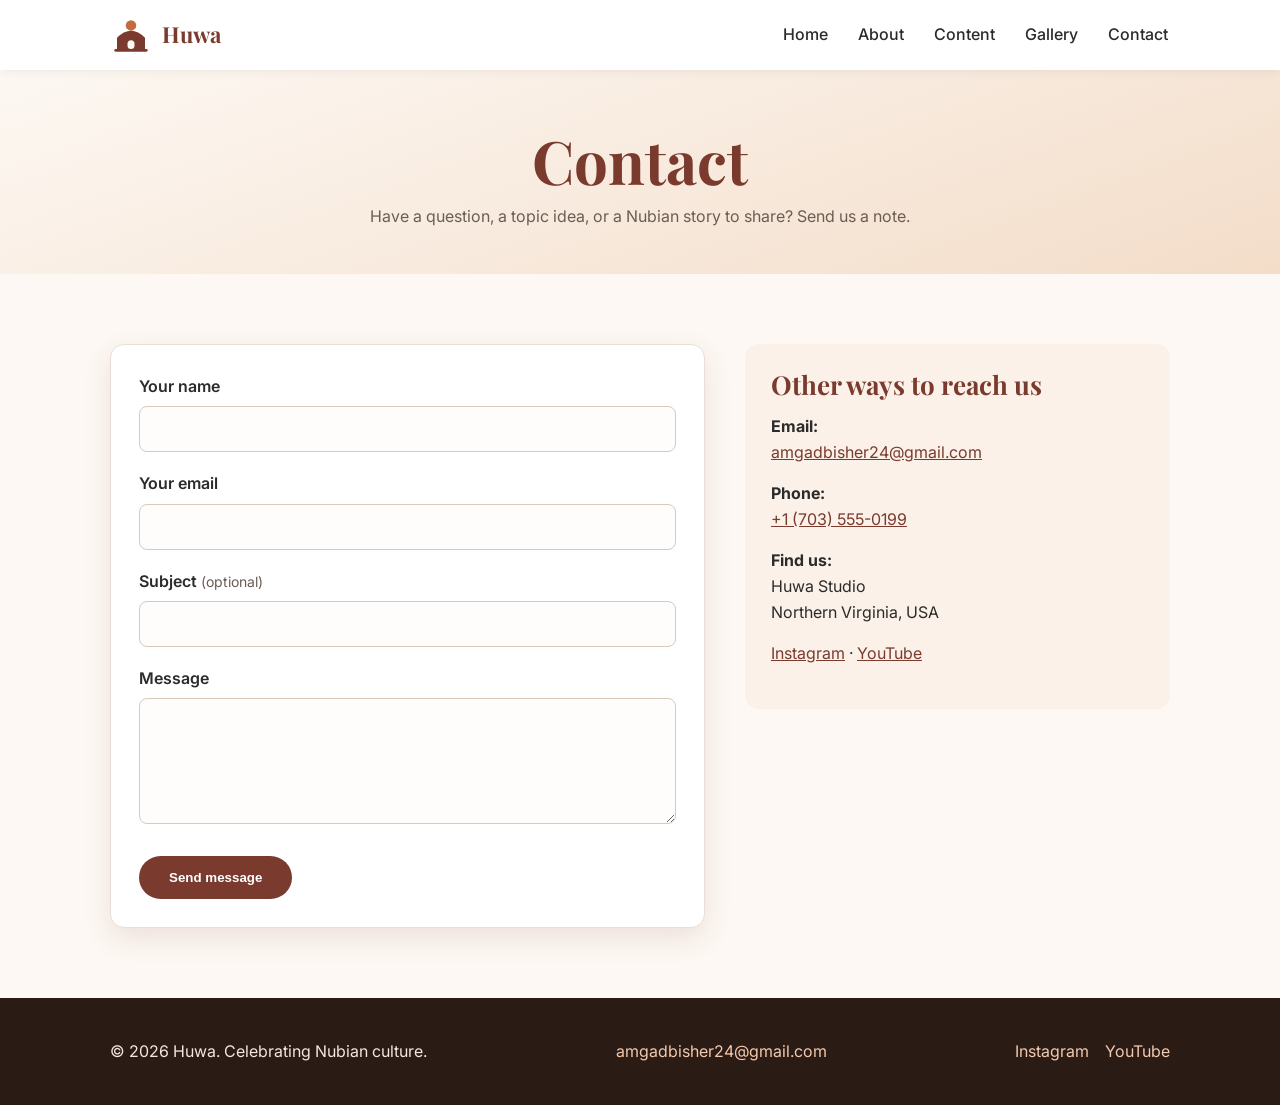
<file: contact.html>
<!DOCTYPE html>
<html lang="en">
<head>
  <meta charset="UTF-8">
  <meta name="viewport" content="width=device-width, initial-scale=1.0">
  <title>Contact — Huwa</title>
  <link rel="stylesheet" href="css/style.css">
</head>
<body>

  <header class="site-header">
    <div class="container">
      <a href="index.html" class="logo" aria-label="Huwa home">
        <svg class="logo__mark" width="42" height="42" viewBox="0 0 48 48" role="img" aria-labelledby="logoTitle">
          <title id="logoTitle">Huwa logo — a Nubian domed house beneath the sun</title>
          <circle cx="24" cy="13" r="6" fill="#c46a3f"/>
          <path d="M8 40 L8 27 Q24 11 40 27 L40 40 Z" fill="#7a3b2e"/>
          <rect x="20" y="30" width="8" height="10" rx="4" fill="#fdf8f3"/>
          <rect x="5" y="40" width="38" height="3" rx="1.5" fill="#7a3b2e"/>
        </svg>
        <span class="logo__name">Huwa</span>
      </a>
      <button class="nav-toggle" id="navToggle" aria-label="Open menu"
              aria-controls="primaryNav" aria-expanded="false">&#9776;</button>
      <nav class="nav" id="primaryNav" aria-label="Main navigation">
        <ul class="nav__list">
          <li><a href="index.html">Home</a></li>
          <li><a href="about.html">About</a></li>
          <li><a href="services.html">Content</a></li>
          <li><a href="gallery.html">Gallery</a></li>
          <li><a href="contact.html">Contact</a></li>
        </ul>
      </nav>
    </div>
  </header>

  <main>
    <section class="page-hero">
      <div class="container">
        <h1>Contact</h1>
        <p>Have a question, a topic idea, or a Nubian story to share? Send us a note.</p>
      </div>
    </section>

    <section class="section">
      <div class="container contact-grid">

        <!-- Contact form: posts to Formspree with method POST; the browser
             validates the fields first using required / type=email / minlength. -->
        <form class="contact-form" action="https://formspree.io/f/xeagvwgg" method="POST">

          <div class="field">
            <label for="name">Your name</label>
            <input type="text" id="name" name="name" required>
          </div>

          <div class="field">
            <label for="email">Your email</label>
            <input type="email" id="email" name="email" required>
          </div>

          <div class="field">
            <label for="subject">Subject <span class="opt">(optional)</span></label>
            <input type="text" id="subject" name="subject">
          </div>

          <div class="field">
            <label for="message">Message</label>
            <textarea id="message" name="message" rows="5" minlength="10" required></textarea>
          </div>

          <input type="hidden" name="_next"
                 value="https://aam73116-sys.github.io/Mohamed_capstone1/thanks.html">

          <button type="submit" class="btn">Send message</button>
        </form>

        <aside class="contact-details">
          <h2>Other ways to reach us</h2>
          <p><strong>Email:</strong><br>
             <a href="mailto:amgadbisher24@gmail.com">amgadbisher24@gmail.com</a></p>
          <p><strong>Phone:</strong><br>
             <a href="tel:+17035550199">+1 (703) 555-0199</a></p>
          <address>
            <strong>Find us:</strong><br>
            Huwa Studio<br>
            Northern Virginia, USA
          </address>
          <p class="contact-social">
            <a href="#" aria-label="Huwa on Instagram">Instagram</a> ·
            <a href="#" aria-label="Huwa on YouTube">YouTube</a>
          </p>
        </aside>

      </div>
    </section>
  </main>

  <footer class="site-footer">
    <div class="container">
      <p>&copy; 2026 Huwa. Celebrating Nubian culture.</p>
      <p><a href="mailto:amgadbisher24@gmail.com">amgadbisher24@gmail.com</a></p>
      <div class="site-footer__social">
        <a href="#" aria-label="Huwa on Instagram">Instagram</a>
        <a href="#" aria-label="Huwa on YouTube">YouTube</a>
      </div>
    </div>
  </footer>

  <script src="js/script.js"></script>
</body>
</html>
</file>
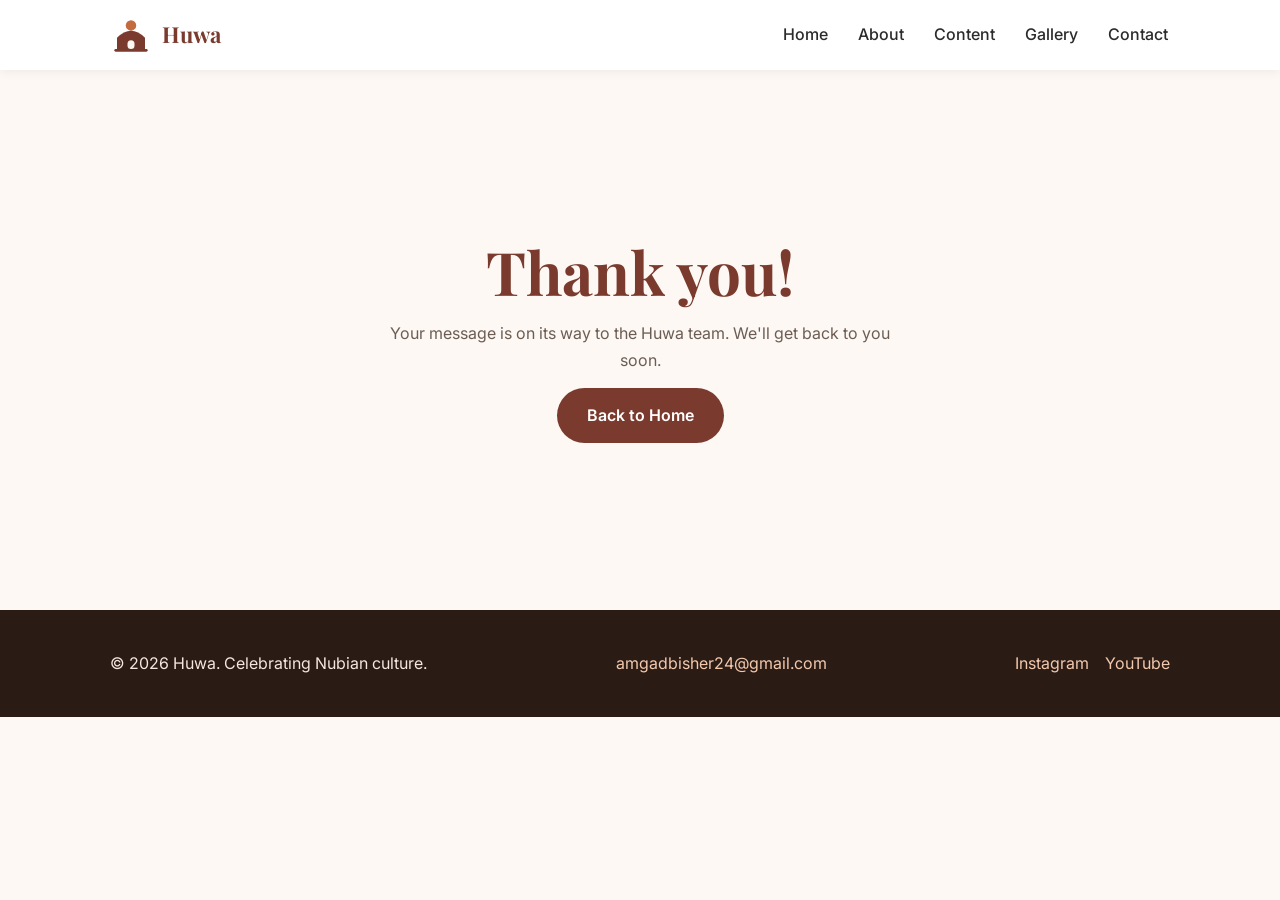
<file: thanks.html>
<!DOCTYPE html>
<!-- WHAT IT IS: the thank-you page shown after the contact form is sent.
     WHAT IT DOES: confirms the message went through and links back to the site.
     WHAT IT MEANS: the form's hidden _next field redirects here on success. -->
<html lang="en">
<head>
  <meta charset="UTF-8">
  <meta name="viewport" content="width=device-width, initial-scale=1.0">
  <title>Thank You — Huwa</title>
  <link rel="stylesheet" href="css/style.css">
</head>
<body>

  <header class="site-header">
    <div class="container">
      <a href="index.html" class="logo" aria-label="Huwa home">
        <svg class="logo__mark" width="42" height="42" viewBox="0 0 48 48" role="img" aria-labelledby="logoTitle">
          <title id="logoTitle">Huwa logo — a Nubian domed house beneath the sun</title>
          <circle cx="24" cy="13" r="6" fill="#c46a3f"/>
          <path d="M8 40 L8 27 Q24 11 40 27 L40 40 Z" fill="#7a3b2e"/>
          <rect x="20" y="30" width="8" height="10" rx="4" fill="#fdf8f3"/>
          <rect x="5" y="40" width="38" height="3" rx="1.5" fill="#7a3b2e"/>
        </svg>
        <span class="logo__name">Huwa</span>
      </a>
      <button class="nav-toggle" id="navToggle" aria-label="Open menu"
              aria-controls="primaryNav" aria-expanded="false">&#9776;</button>
      <nav class="nav" id="primaryNav" aria-label="Main navigation">
        <ul class="nav__list">
          <li><a href="index.html">Home</a></li>
          <li><a href="about.html">About</a></li>
          <li><a href="services.html">Content</a></li>
          <li><a href="gallery.html">Gallery</a></li>
          <li><a href="contact.html">Contact</a></li>
        </ul>
      </nav>
    </div>
  </header>

  <main>
    <section class="stub">
      <h1>Thank you!</h1>
      <p>Your message is on its way to the Huwa team. We'll get back to you soon.</p>
      <a href="index.html" class="btn">Back to Home</a>
    </section>
  </main>

  <footer class="site-footer">
    <div class="container">
      <p>&copy; 2026 Huwa. Celebrating Nubian culture.</p>
      <p><a href="mailto:amgadbisher24@gmail.com">amgadbisher24@gmail.com</a></p>
      <div class="site-footer__social">
        <a href="#" aria-label="Huwa on Instagram">Instagram</a>
        <a href="#" aria-label="Huwa on YouTube">YouTube</a>
      </div>
    </div>
  </footer>

  <script src="js/script.js"></script>
</body>
</html>
</file>
<file: css/style.css>
/* =====================================================================
   style.css — ONE shared stylesheet for all five pages of the Huwa site.
   WHAT IT IS:   the single source of styling for Home, About, Services,
                 Gallery and Contact.
   WHAT IT DOES: sets the color palette, fonts, header, hero, cards and
                 footer so every page looks like one site.
   WHAT IT MEANS: keeping all styling in one file means I change a color
                 once here and all five pages update together.
   ===================================================================== */

/* ---------------------------------------------------------------------
   1) GOOGLE FONTS
   WHAT IT IS:   an import of the two fonts chosen in the proposal.
   WHAT IT DOES: loads Playfair Display (headings) and Inter (body).
   WHAT IT MEANS: @import must be the very first rule or the browser
                 ignores it.
   --------------------------------------------------------------------- */
@import url('https://fonts.googleapis.com/css2?family=Playfair+Display:wght@600;700&family=Inter:wght@400;500;600&display=swap');

/* ---------------------------------------------------------------------
   2) DESIGN TOKENS (CSS VARIABLES)
   WHAT IT IS:   the brand palette and spacing, named once.
   WHAT IT DOES: stores the five proposal colors so every rule reuses them.
   WHAT IT MEANS: --primary in one place keeps the whole site consistent.
   --------------------------------------------------------------------- */
:root {
  --bg: #fdf8f3;        /* warm sand page background */
  --surface: #ffffff;   /* white cards */
  --primary: #7a3b2e;   /* deep Nubian red-brown: headings, buttons, links */
  --accent: #c46a3f;    /* warm orange: highlights and hover states */
  --text: #2b2b2b;      /* near-black body text (13.1:1 on --bg, passes AA) */
  --muted: #6b5d54;     /* softer brown for secondary text */
  --max: 1100px;        /* max content width so lines never get too wide */
  --radius: 14px;       /* shared rounded-corner size */
  --shadow: 0 10px 28px rgba(122, 59, 46, 0.12); /* soft brand-tinted shadow */
}

/* ---------------------------------------------------------------------
   3) RESET
   WHAT IT IS:   a tiny reset applied to every element.
   WHAT IT DOES: removes default margins and makes padding count inside width.
   WHAT IT MEANS: box-sizing: border-box stops padding from making boxes
                 wider than I expect.
   --------------------------------------------------------------------- */
* { margin: 0; padding: 0; box-sizing: border-box; }

/* ---------------------------------------------------------------------
   4) BASE / BODY
   WHAT IT IS:   the default look of the page and body text.
   WHAT IT DOES: sets background, text color, font and a comfortable
                 line-height; clamp() makes the body size fluid.
   WHAT IT MEANS: clamp(16px, 1.1vw, 18px) never drops below 16px on phones
                 and never grows past 18px on big screens.
   --------------------------------------------------------------------- */
body {
  background: var(--bg);
  color: var(--text);
  font-family: 'Inter', Arial, Helvetica, sans-serif;
  font-size: clamp(16px, 1.1vw, 18px);   /* FLUID body text (clamp #1) */
  line-height: 1.7;
}

/* Headings use the serif display font for a warm, cultural feel. */
h1, h2, h3 { font-family: 'Playfair Display', Georgia, serif; line-height: 1.15; color: var(--primary); }
h1 { font-size: clamp(32px, 6vw, 60px); }   /* FLUID h1 (clamp #2) */
h2 { font-size: clamp(24px, 3.4vw, 38px); } /* FLUID h2 (clamp #3) */
h3 { font-size: clamp(19px, 2vw, 23px); color: var(--text); }

/* Links default to the brand color. */
a { color: var(--primary); }

/* WHAT IT IS: global image rule. WHAT IT DOES: makes every image shrink to
   fit its container. WHAT IT MEANS: max-width:100% + height:auto stops any
   image from overflowing and causing horizontal scroll. */
img { max-width: 100%; height: auto; display: block; }

/* .container centers content and caps its width on large screens. */
.container { width: 100%; max-width: var(--max); margin: 0 auto; padding: 0 20px; }

/* ---------------------------------------------------------------------
   5) BUTTONS
   WHAT IT IS:   the shared call-to-action button style.
   WHAT IT DOES: draws a solid brand pill that darkens on hover.
   WHAT IT MEANS: one .btn class gives every CTA the same look.
   --------------------------------------------------------------------- */
.btn {
  display: inline-block;
  background: var(--primary);
  color: #fff;
  text-decoration: none;
  padding: 14px 30px;
  border-radius: 999px;      /* fully rounded pill */
  font-weight: 600;
  transition: background 0.2s ease, transform 0.2s ease;
}
.btn:hover { background: var(--accent); transform: translateY(-2px); } /* lift + warm up on hover */
.btn--ghost { background: transparent; color: var(--primary); border: 2px solid var(--primary); }
.btn--ghost:hover { background: var(--primary); color: #fff; }

/* ---------------------------------------------------------------------
   6) STICKY HEADER (reused on every page)
   WHAT IT IS:   the top bar with the logo on the left and nav on the right.
   WHAT IT DOES: display:flex puts them on one row; justify-content:
                 space-between pushes them to opposite ends; position:sticky
                 keeps the bar pinned while scrolling.
   WHAT IT MEANS: space-between = logo far left, nav far right, gap in middle.
   --------------------------------------------------------------------- */
.site-header {
  position: sticky;
  top: 0;
  z-index: 50;                         /* stays above page content */
  background: var(--surface);
  box-shadow: 0 2px 10px rgba(0,0,0,0.06);
}
.site-header .container {
  display: flex;
  justify-content: space-between;      /* logo left, nav right */
  align-items: center;                 /* vertically centered */
  min-height: 70px;
}

/* Logo lockup: the inline SVG mark plus the site name. */
.logo { display: flex; align-items: center; gap: 10px; text-decoration: none; }
.logo__name { font-family: 'Playfair Display', serif; font-size: 22px; font-weight: 700; color: var(--primary); }

/* Nav links sit in a row with even spacing. */
.nav__list { list-style: none; display: flex; gap: 26px; }
.nav__list a { text-decoration: none; color: var(--text); font-weight: 500; padding: 6px 2px; }
.nav__list a:hover { color: var(--accent); }

/* WHAT IT IS: the hamburger button. WHAT IT DOES: hidden on desktop, shown
   on small screens. WHAT IT MEANS: display:none now; the mobile media query
   turns it on so the nav can collapse behind it. */
.nav-toggle {
  display: none;
  background: none;
  border: 0;
  font-size: 26px;
  color: var(--primary);
  cursor: pointer;
}

/* ---------------------------------------------------------------------
   7) HERO (Home page)
   WHAT IT IS:   the full-height first impression under the header.
   WHAT IT DOES: a warm gradient panel that fills the screen and centers
                 its text with a Flexbox column.
   WHAT IT MEANS: min-height:80vh = at least 80% of the screen tall, so it
                 feels intentional; the flex column-center trio stacks and
                 centers the h1, subhead and button.
   --------------------------------------------------------------------- */
.hero {
  min-height: 80vh;                    /* fills most of the screen */
  display: flex;
  flex-direction: column;              /* stack items vertically */
  justify-content: center;             /* center them up-and-down */
  align-items: center;                 /* center them left-and-right */
  text-align: center;
  gap: 18px;
  padding: 60px 20px;
  background: linear-gradient(160deg, #fdf8f3 0%, #f3ddc9 60%, #e9c6a6 100%);
}
.hero p { max-width: 620px; color: var(--muted); font-size: clamp(16px, 1.6vw, 20px); }
.hero__actions { display: flex; flex-wrap: wrap; gap: 14px; justify-content: center; margin-top: 8px; }

/* ---------------------------------------------------------------------
   8) GENERIC SECTION SPACING
   --------------------------------------------------------------------- */
.section { padding: 70px 0; }
.section__head { text-align: center; max-width: 640px; margin: 0 auto 40px; }
.section__head p { color: var(--muted); margin-top: 10px; }

/* Full-width image band showing Nubian life. */
.glimpse { margin: 0 auto; max-width: var(--max); padding: 0 20px; }
.glimpse img { width: 100%; border-radius: var(--radius); box-shadow: var(--shadow); }
.glimpse figcaption { text-align: center; color: var(--muted); font-size: 15px; margin-top: 12px; }

/* ---------------------------------------------------------------------
   9) FEATURE CARDS
   WHAT IT IS:   the three-card row.
   WHAT IT DOES: flex with flex-wrap lets the cards sit side by side on wide
                 screens and wrap to a stack on narrow ones.
   WHAT IT MEANS: flex:1 1 280px = each card grows/shrinks but never gets
                 narrower than 280px, so it drops to the next line instead
                 of overflowing.
   --------------------------------------------------------------------- */
.cards { display: flex; flex-wrap: wrap; gap: 26px; justify-content: center; }
.card {
  flex: 1 1 280px;
  max-width: 340px;
  background: var(--surface);
  border: 1px solid #eadfd5;
  border-radius: var(--radius);
  padding: 30px 26px;
  box-shadow: var(--shadow);
  transition: transform 0.2s ease;
}
.card:hover { transform: translateY(-6px); }  /* gentle lift on hover */
.card__icon { font-size: 38px; }              /* emoji icon */
.card h3 { margin: 14px 0 8px; }
.card p { color: var(--muted); }

/* ---------------------------------------------------------------------
   10) REPEAT CTA band
   WHAT IT IS:   the second call-to-action lower on the page.
   WHAT IT DOES: a solid brand band with centered text and a button.
   WHAT IT MEANS: repeating the CTA gives a scrolling visitor a second,
                 obvious way to reach the Contact page.
   --------------------------------------------------------------------- */
.cta {
  background: var(--primary);
  color: #fff;
  text-align: center;
  padding: 64px 20px;
}
.cta h2 { color: #fff; }
.cta p { color: #f3d9cc; max-width: 560px; margin: 12px auto 24px; }
.cta .btn { background: #fff; color: var(--primary); }
.cta .btn:hover { background: var(--accent); color: #fff; }

/* ---------------------------------------------------------------------
   11) FOOTER (reused on every page)
   --------------------------------------------------------------------- */
.site-footer { background: #2b1b15; color: #f3e7de; padding: 40px 0; }
.site-footer .container { display: flex; flex-wrap: wrap; justify-content: space-between; gap: 18px; }
.site-footer a { color: #f3c9ad; text-decoration: none; }
.site-footer a:hover { text-decoration: underline; }
.site-footer__social { display: flex; gap: 16px; }

/* Simple styling for the placeholder stub pages. */
.stub { min-height: 60vh; display: flex; flex-direction: column; justify-content: center; align-items: center; text-align: center; gap: 14px; padding: 60px 20px; }
.stub p { color: var(--muted); max-width: 520px; }

/* ---------------------------------------------------------------------
   12) MOBILE BREAKPOINT (below 768px)
   WHAT IT IS:   the small-screen adjustments.
   WHAT IT DOES: shows the hamburger, hides the nav until JS opens it, and
                 stacks the footer.
   WHAT IT MEANS: on phones the full nav would not fit, so it collapses
                 behind the ☰ button; script.js toggles .nav--open.
   --------------------------------------------------------------------- */
@media (max-width: 767px) {
  .nav-toggle { display: block; }       /* show the hamburger */

  .nav {
    position: absolute;
    top: 70px; left: 0; right: 0;
    background: var(--surface);
    box-shadow: 0 8px 16px rgba(0,0,0,0.1);
    display: none;                       /* hidden until opened */
  }
  .nav.nav--open { display: block; }     /* JS adds this class on tap */
  .nav__list { flex-direction: column; gap: 0; padding: 10px 20px; }
  .nav__list a { display: block; padding: 12px 0; border-top: 1px solid #efe3d8; }

  .site-footer .container { flex-direction: column; text-align: center; }
  .site-footer__social { justify-content: center; }
}

/* =====================================================================
   13) ABOUT PAGE
   Styles used only on about.html: the short page hero, the two-column
   "Our Story" grid, the auto-fit "What We Believe" grid, and the callout.
   ===================================================================== */

/* Short page hero (not full-height like the Home hero). */
.page-hero {
  background: linear-gradient(160deg, #fdf8f3 0%, #f3ddc9 100%);
  padding: 56px 0 44px;
  text-align: center;
}
.page-hero p { color: var(--muted); margin-top: 8px; }

/* A tinted section background to separate "What We Believe". */
.section--tint { background: #f7ede3; }

/* WHAT IT IS: the Our Story layout. WHAT IT DOES: two equal columns side by
   side on desktop. WHAT IT MEANS: grid-template-columns: 1fr 1fr = two equal
   tracks; gap adds space between them. */
.story {
  display: grid;
  grid-template-columns: 1fr 1fr;
  gap: 32px;
  align-items: center;
}
.story__text h2 { margin-bottom: 12px; }
.story__text p { color: var(--muted); margin-bottom: 14px; }
.story__media img { border-radius: var(--radius); box-shadow: var(--shadow); width: 100%; }

/* WHAT IT IS: the values grid. WHAT IT DOES: lays the cards in as many columns
   as fit. WHAT IT MEANS: repeat(auto-fit, minmax(240px, 1fr)) makes each
   column at least 240px and shares the leftover space — responsive with no
   media query. */
.values {
  display: grid;
  grid-template-columns: repeat(auto-fit, minmax(240px, 1fr));
  gap: 24px;
}
.value {
  background: var(--surface);
  border: 1px solid #eadfd5;
  border-radius: var(--radius);
  padding: 28px 24px;
  box-shadow: var(--shadow);
  text-align: center;
}
.value__icon { width: 46px; height: 46px; margin: 0 auto 10px; display: block; }
.value h3 { margin-bottom: 8px; }
.value p { color: var(--muted); }

/* WHAT IT IS: the pull-quote callout. WHAT IT DOES: a tinted block with a thick
   colored left border so it stands apart. WHAT IT MEANS: border-left is the
   accent stripe that signals "this is a highlighted quote". */
.callout {
  background: #fbf1e8;
  border-left: 6px solid var(--accent);
  border-radius: 8px;
  padding: 24px 28px;
  max-width: 760px;
  margin: 0 auto;
}
.callout p { font-family: 'Playfair Display', Georgia, serif; font-size: clamp(18px, 2.4vw, 24px); color: var(--primary); font-style: italic; }

/* Stack the Our Story columns on phones (below 600px). */
@media (max-width: 600px) {
  .story { grid-template-columns: 1fr; }   /* one column, image under text */
}

/* =====================================================================
   14) SERVICES PAGE (services.html) — our own CSS, not Tailwind.
   The services grid uses the auto-fit recipe so cards reflow on their own.
   ===================================================================== */

/* WHAT IT IS: the services grid. WHAT IT DOES: lays the cards in as many
   columns as fit (1 on phones, up to 4 on wide screens). WHAT IT MEANS:
   repeat(auto-fit, minmax(240px, 1fr)) means "make each column at least 240px
   and share the leftover space" — responsive with no media query. */
.services {
  display: grid;
  grid-template-columns: repeat(auto-fit, minmax(240px, 1fr));
  gap: 24px;
}

/* WHAT IT IS: one service card. WHAT IT DOES: a white card holding an icon,
   title, description and a call-to-action. WHAT IT MEANS: flex-direction
   column stacks the parts and margin-top:auto on the button pins it to the
   bottom so every card's button lines up. */
.service {
  background: var(--surface);
  border: 1px solid #eadfd5;
  border-radius: var(--radius);
  padding: 28px 24px;
  box-shadow: var(--shadow);
  display: flex;
  flex-direction: column;
  /* WHAT IT DOES: animates the lift on hover. WHAT IT MEANS: transition makes
     the transform and shadow change smoothly instead of snapping. */
  transition: transform 0.2s ease, box-shadow 0.2s ease;
}

/* Hover effect: a subtle lift plus a larger shadow. */
.service:hover {
  transform: translateY(-4px);
  box-shadow: 0 16px 34px rgba(122, 59, 46, 0.18);
}

.service__icon { width: 48px; height: 48px; margin-bottom: 12px; }
.service h3 { margin-bottom: 8px; }
.service p { color: var(--muted); margin-bottom: 18px; }

/* Small button variant, and push it to the bottom of the card. */
.btn--sm { align-self: flex-start; margin-top: auto; padding: 9px 20px; font-size: 15px; }

/* =====================================================================
   15) GALLERY PAGE (gallery.html)
   Photo grid (auto-fit) plus the video/audio media blocks.
   ===================================================================== */

/* WHAT IT IS: the photo grid. WHAT IT DOES: fits as many ~240px columns as
   the screen allows. WHAT IT MEANS: repeat(auto-fit, minmax(240px, 1fr)) is
   responsive with no media query. */
.gallery {
  display: grid;
  grid-template-columns: repeat(auto-fit, minmax(240px, 1fr));
  gap: 18px;
}

/* WHAT IT IS: one photo cell. WHAT IT DOES: holds the image and its caption.
   WHAT IT MEANS: margin:0 removes the browser's default <figure> margin. */
.photo { margin: 0; background: var(--surface); border-radius: var(--radius); overflow: hidden; box-shadow: var(--shadow); }

/* WHAT IT DOES: forces every photo to the same size and crops it.
   WHAT IT MEANS: object-fit: cover fills the box without stretching the
   picture, so tall and wide photos all look tidy. */
.photo img { width: 100%; height: 200px; object-fit: cover; display: block; }
.photo figcaption { padding: 10px 14px; font-size: 14px; color: var(--muted); }

/* WHAT IT IS: the video + audio layout. WHAT IT DOES: two columns on wide
   screens, stacked on phones. */
.media { display: grid; grid-template-columns: 1fr 1fr; gap: 24px; }
.media__item { margin: 0; background: var(--surface); border: 1px solid #eadfd5; border-radius: var(--radius); padding: 16px; box-shadow: var(--shadow); }

/* WHAT IT DOES: keeps media inside its box. WHAT IT MEANS: max-width:100%
   stops the video or audio bar from overflowing the screen on phones. */
.media__item video, .media__item audio { width: 100%; max-width: 100%; display: block; border-radius: 8px; }
.media__item figcaption { margin-top: 10px; font-size: 14px; color: var(--muted); }

/* Stack the two media items on phones. */
@media (max-width: 600px) {
  .media { grid-template-columns: 1fr; }
}

/* =====================================================================
   16) CONTACT PAGE (contact.html)
   Two columns: the form on the left, contact details on the right.
   ===================================================================== */

/* WHAT IT IS: the contact layout. WHAT IT DOES: form and details side by side
   on desktop. WHAT IT MEANS: 1.4fr 1fr gives the form a bit more room. */
.contact-grid {
  display: grid;
  grid-template-columns: 1.4fr 1fr;
  gap: 40px;
  align-items: start;
}

/* The form card. */
.contact-form {
  background: var(--surface);
  border: 1px solid #eadfd5;
  border-radius: var(--radius);
  padding: 28px;
  box-shadow: var(--shadow);
}

/* WHAT IT IS: one form field. WHAT IT DOES: stacks the label above its input.
   WHAT IT MEANS: display:block on the label puts it on its own line. */
.field { margin-bottom: 18px; }
.field label { display: block; font-weight: 600; margin-bottom: 6px; color: var(--text); }
.field .opt { font-weight: 400; color: var(--muted); font-size: 14px; }

/* Inputs and textarea share one look; box-sizing keeps them inside the card. */
.contact-form input,
.contact-form textarea {
  width: 100%;
  box-sizing: border-box;
  padding: 12px 14px;
  border: 1px solid #d8c9bb;
  border-radius: 8px;
  font-family: inherit;
  font-size: 16px;
  background: #fffdfb;
  color: var(--text);
}
.contact-form textarea { resize: vertical; }

/* WHAT IT DOES: a clear focus ring. WHAT IT MEANS: focus-visible shows keyboard
   users exactly which field they are in, which the browser needs for a11y. */
.contact-form input:focus-visible,
.contact-form textarea:focus-visible {
  outline: 2px solid var(--primary);
  outline-offset: 1px;
  border-color: var(--primary);
}
.contact-form .btn { border: 0; cursor: pointer; margin-top: 6px; }

/* Contact details panel on the right. */
.contact-details { background: #fbf1e8; border-radius: var(--radius); padding: 26px; }
.contact-details h2 { font-size: clamp(20px, 2.4vw, 26px); margin-bottom: 14px; }
.contact-details p, .contact-details address { margin-bottom: 16px; color: var(--text); font-style: normal; line-height: 1.6; }
.contact-details a { color: var(--primary); }

/* Stack the two columns on phones. */
@media (max-width: 700px) {
  .contact-grid { grid-template-columns: 1fr; }
}
</file>
